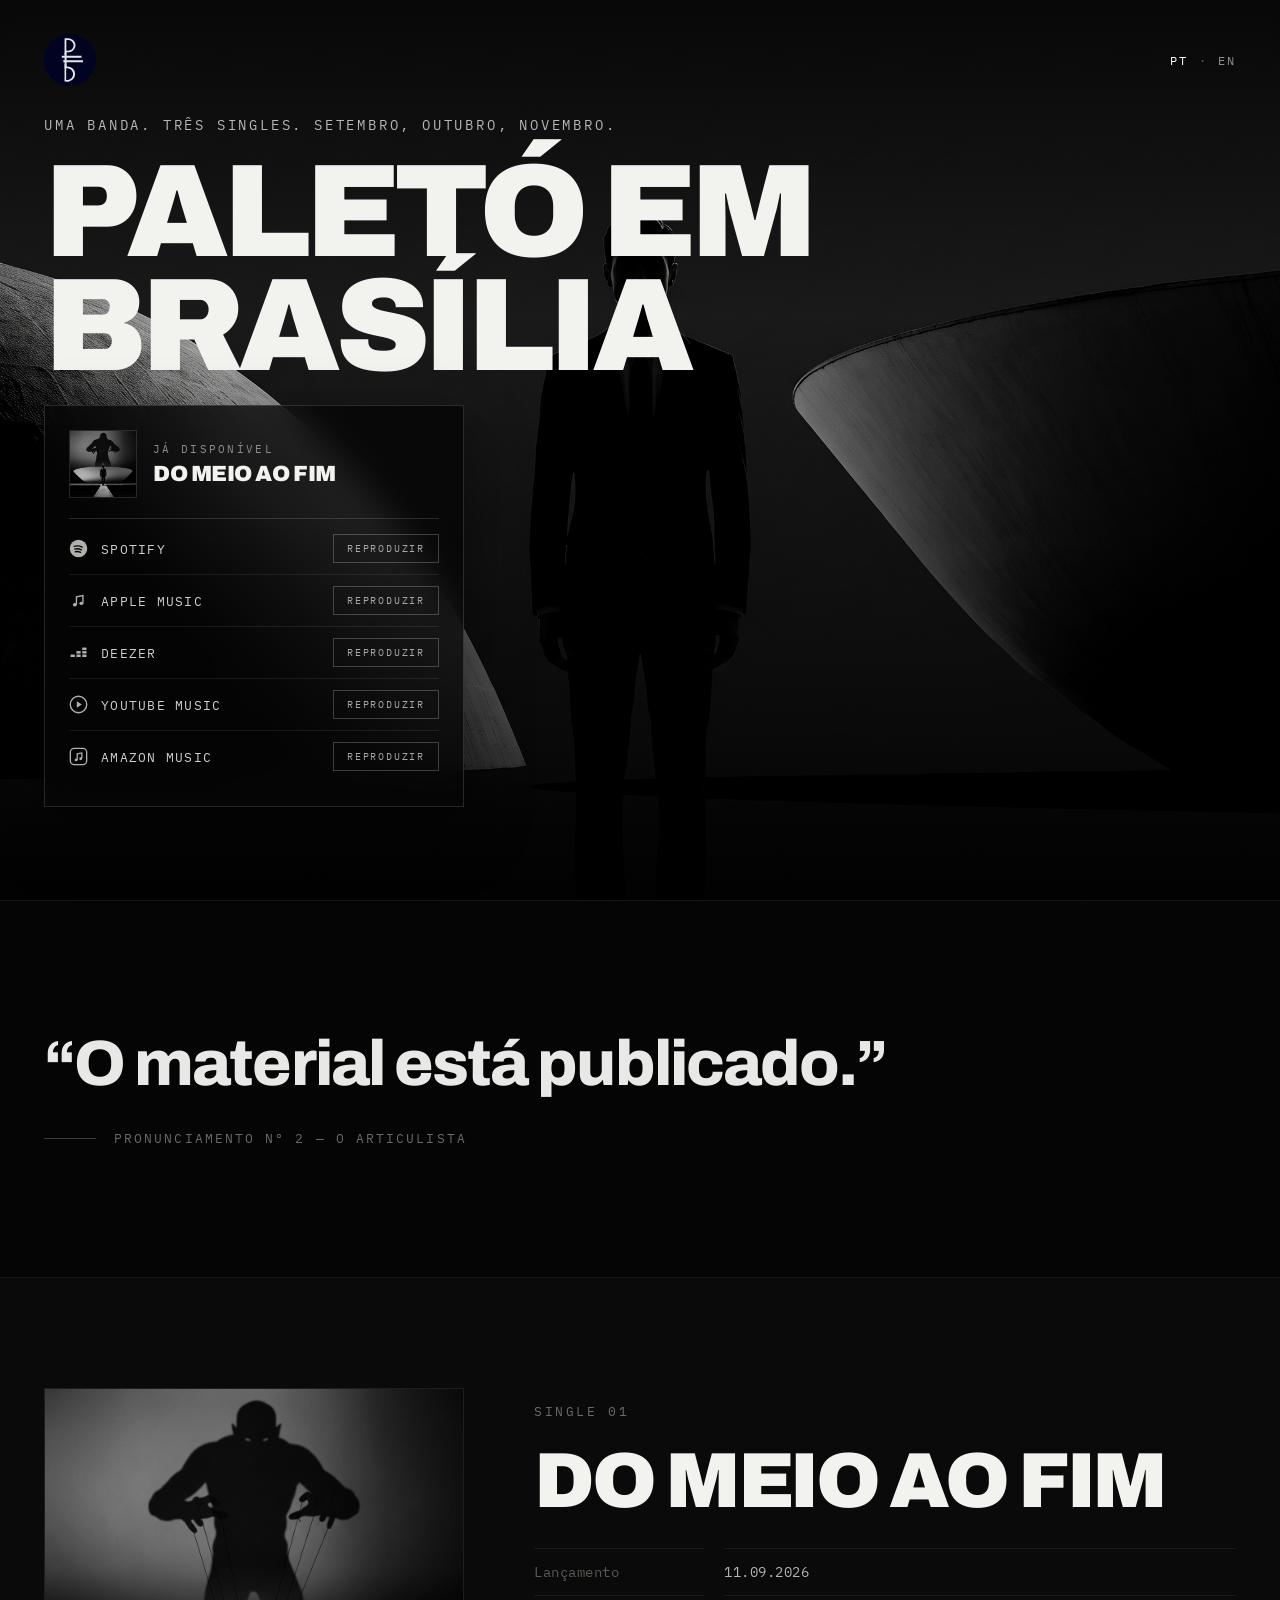
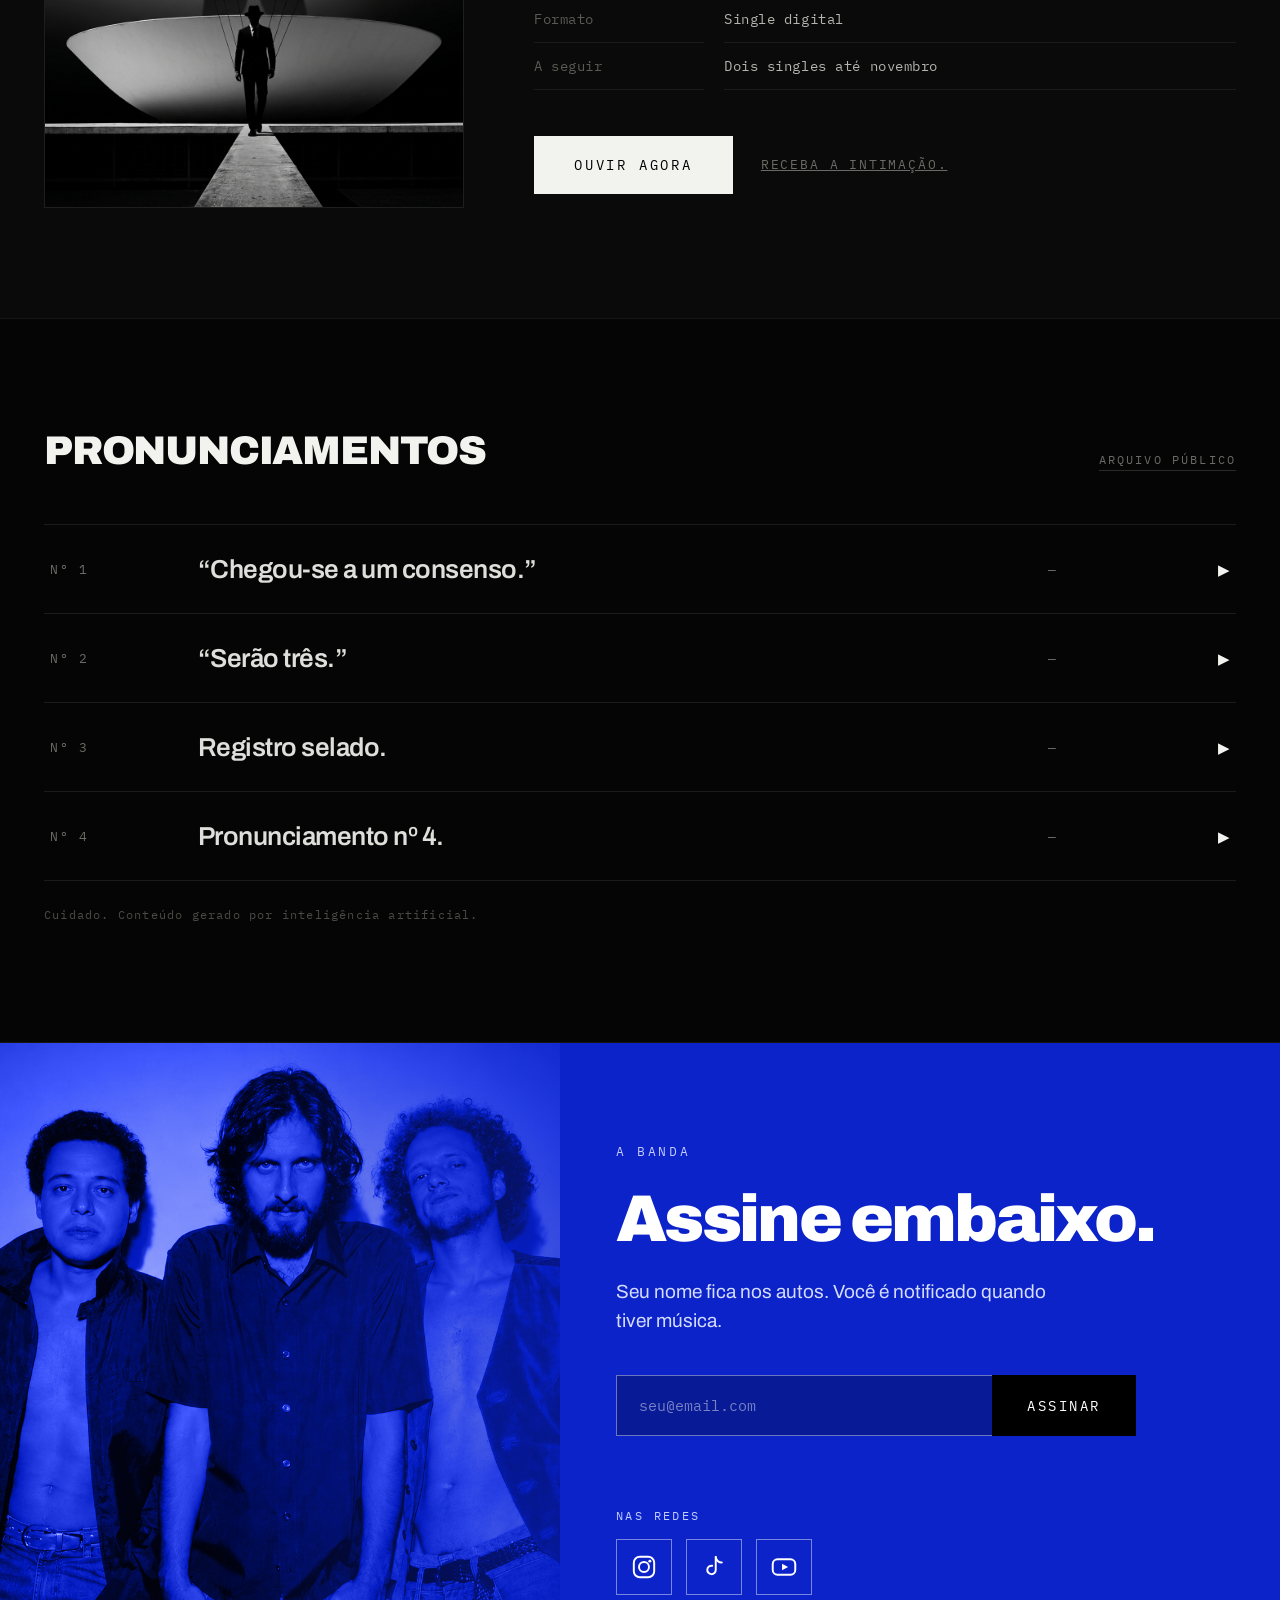
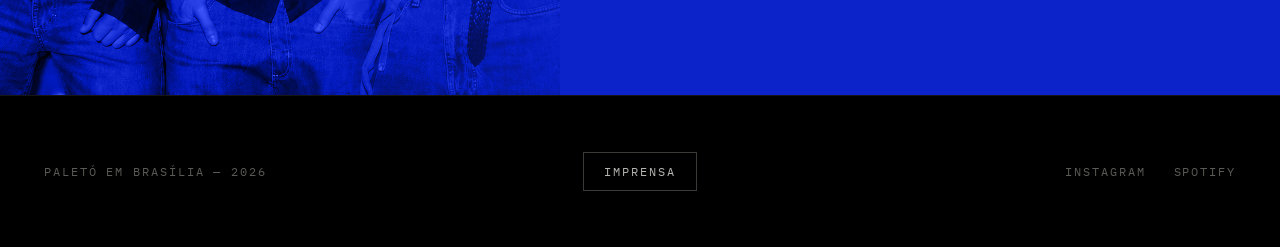
<file: site/index.html>
<!DOCTYPE html>
<html lang="pt-BR">
<head>
<meta charset="utf-8">
<meta name="viewport" content="width=device-width, initial-scale=1">
<title>Paletó em Brasília</title>
<meta name="description" content="Paletó em Brasília — uma banda. três singles. setembro, outubro, novembro.">
<link rel="icon" href="favicon.svg" type="image/svg+xml">
<link rel="icon" href="favicon-32.png" sizes="32x32" type="image/png">
<link rel="apple-touch-icon" href="apple-touch-icon.png">
<meta name="theme-color" content="#000000">
<link rel="preconnect" href="https://fonts.googleapis.com">
<link rel="preconnect" href="https://fonts.gstatic.com" crossorigin>
<link href="https://fonts.googleapis.com/css2?family=Archivo:wght@400;600;800;900&family=IBM+Plex+Mono:wght@400;500&display=swap" rel="stylesheet">
<link rel="stylesheet" href="css/style.css">
</head>
<body>

<div style="position:relative; background:#000">

  <!-- HERO -->
  <div class="hero">
    <img class="hero-bg" src="img/noir-7.jpeg" alt="">
    <div class="hero-gradient"></div>

    <div class="hero-content">
      <div class="topbar">
        <a class="brand" href="/" aria-label="Paletó em Brasília">
          <img class="brand-mark" src="img/simbolo-circulo.svg" alt="" width="1509" height="1509">
        </a>
        <div class="lang-switch">
          <button class="lang-btn" data-lang-btn="pt" type="button">PT</button>
          <span style="color:rgba(255,255,255,.3)">·</span>
          <button class="lang-btn" data-lang-btn="en" type="button">EN</button>
        </div>
      </div>


      <div class="hero-bottom">
        <div class="hero-kicker" data-edit="hero.kicker" data-pt="UMA BANDA. TRÊS SINGLES. SETEMBRO, OUTUBRO, NOVEMBRO." data-en="One band. Three singles. September, October, November."></div>
        <h1 class="hero-title">Paletó em Brasília</h1>

        <aside class="release-box" data-release hidden>
          <div class="release-box-head">
            <img class="release-box-capa" data-release-capa src="" alt="">
            <div class="release-box-id">
              <span class="release-box-tag" data-edit="release.tag" data-pt="Já disponível" data-en="Out now"></span>
              <span class="release-box-titulo" data-release-titulo></span>
            </div>
          </div>
          <div class="release-box-lista" data-release-links></div>
        </aside>


      </div>
    </div>
  </div>

  <!-- FALA DO ARTICULISTA -->
  <div class="statement">
    <div class="statement-inner">
      <p class="statement-quote" data-fase="presave" hidden data-edit="articulista.presave" data-pt="&ldquo;Confirmo que existe um material.&rdquo;" data-en="&ldquo;I confirm that a material exists.&rdquo;"></p>
      <p class="statement-quote" data-fase="streaming" hidden data-edit="articulista.streaming" data-pt="&ldquo;O material está publicado.&rdquo;" data-en="&ldquo;The material is published.&rdquo;"></p>
      <div class="statement-meta">
        <span class="statement-line"></span>
        <span data-edit="articulista.assinatura" data-pt="Pronunciamento nº 2 — o Articulista" data-en="Statement no. 2 — the Articulator"></span>
      </div>
    </div>
  </div>

  <!-- SINGLE -->
  <div class="single">
    <img class="single-cover" src="img/capa-do-meio-ao-fim.jpg" alt="Capa do single" data-single-capa>
    <div class="single-info">
      <div class="single-kicker" data-single-numero>Single 01</div>
      <h2 class="single-title" data-single-titulo>Do meio ao fim</h2>
      <div class="single-facts">
        <span class="fact-label" data-edit="single.rotulo.lancamento" data-pt="Lançamento" data-en="Release"></span>
        <span class="fact-value" data-single-data>11.09.2026</span>
        <span class="fact-label" data-edit="single.rotulo.formato" data-pt="Formato" data-en="Format"></span>
        <span class="fact-value" data-single-formato data-pt="Single digital" data-en="Digital single"></span>
        <span class="fact-label last" data-edit="single.rotulo.aseguir" data-pt="A seguir" data-en="Next"></span>
        <span class="fact-value last" data-single-aseguir data-pt="Dois singles até novembro" data-en="Two more singles until November"></span>
      </div>
      <div class="single-actions">
        <a class="btn-solid" data-release-cta data-fase="streaming" hidden target="_blank" rel="noopener">
          <span data-edit="single.cta.ouvir" data-pt="Ouvir agora" data-en="Listen now"></span>
        </a>
        <button class="btn-solid" type="button" data-open-intimacao data-fase="presave" hidden>
          <span data-pt="Receba a intimação." data-en="Receive the summons."></span>
        </button>
        <button class="btn-text" type="button" data-open-intimacao data-fase="streaming" hidden>
          <span data-pt="Receba a intimação." data-en="Receive the summons."></span>
        </button>
      </div>
    </div>
  </div>

  <!-- ARQUIVO -->
  <div class="archive" data-section="arquivo">
    <div class="archive-header">
      <h3 class="archive-title" data-edit="arquivo.titulo" data-pt="Pronunciamentos" data-en="Statements"></h3>
      <a class="archive-tag archive-channel" data-youtube-channel target="_blank" rel="noopener" data-edit="arquivo.tag" data-pt="Arquivo público" data-en="Public archive"></a>
    </div>

    <div class="archive-list" data-archive-list></div>

    <p class="archive-disclaimer" data-edit="arquivo.aviso" data-pt="Cuidado. Conteúdo gerado por inteligência artificial." data-en="Caution. Content generated by artificial intelligence."></p>
  </div>

  <!-- AZUL: A BANDA + E-MAIL -->
  <div class="band">
    <div class="band-photo-wrap">
      <img class="band-photo" src="img/banda.png" alt="Paletó em Brasília">
      <div class="band-photo-overlay"></div>
    </div>
    <div class="band-content">
      <div class="band-kicker" data-edit="banda.kicker" data-pt="A banda" data-en="The band"></div>
      <h3 class="band-title" data-edit="banda.titulo" data-pt="Assine embaixo." data-en="Sign below."></h3>
      <p class="band-desc" data-edit="banda.desc" data-pt="Seu nome fica nos autos. Você é notificado quando tiver música." data-en="Your name goes on the record. You are notified when there is music — nothing else."></p>
      <form class="signup-form" data-signup-form novalidate>
        <div class="email-row">
          <input class="email-input" type="email" required placeholder="seu@email.com" autocomplete="email">
          <button class="email-submit" type="submit">
            <span data-edit="banda.botao" data-pt="Assinar" data-en="Sign"></span>
          </button>
        </div>
        <div class="form-msg" data-signup-msg></div>
      </form>
      <!-- Redes. Os href saem do config (links.*); o JS esconde o que estiver
           sem link. Glifos simplificados, não as marcas oficiais. -->
      <div class="social" data-social-lista>
        <span class="social-label" data-edit="banda.redes" data-pt="Nas redes" data-en="Follow"></span>
        <div class="social-icones">
          <a class="social-item" data-social="instagram" href="#" target="_blank" rel="noopener" aria-label="Instagram">
            <svg class="social-icone" viewBox="0 0 24 24" fill="none" aria-hidden="true">
              <rect x="2.6" y="2.6" width="18.8" height="18.8" rx="5.5" stroke="currentColor" stroke-width="1.8"/>
              <circle cx="12" cy="12" r="4.6" stroke="currentColor" stroke-width="1.8"/>
              <circle cx="17.4" cy="6.6" r="1.35" fill="currentColor"/>
            </svg>
          </a>
          <a class="social-item" data-social="tiktok" href="#" target="_blank" rel="noopener" aria-label="TikTok">
            <svg class="social-icone" viewBox="0 0 24 24" fill="none" aria-hidden="true">
              <path d="M13.6 2.7v12a3.9 3.9 0 1 1-3.3-3.85" stroke="currentColor" stroke-width="1.8" stroke-linecap="round" stroke-linejoin="round"/>
              <path d="M13.6 2.7a5.6 5.6 0 0 0 5.6 5.2" stroke="currentColor" stroke-width="1.8" stroke-linecap="round"/>
            </svg>
          </a>
          <a class="social-item" data-social="youtube" href="#" target="_blank" rel="noopener" aria-label="YouTube">
            <svg class="social-icone" viewBox="0 0 24 24" fill="none" aria-hidden="true">
              <rect x="1.6" y="4.9" width="20.8" height="14.2" rx="4.4" stroke="currentColor" stroke-width="1.8"/>
              <path d="M10.2 8.9l5.6 3.1-5.6 3.1z" fill="currentColor"/>
            </svg>
          </a>
        </div>
      </div>
    </div>
  </div>

  <!-- FOOTER -->
  <div class="footer">
    <span class="footer-copy">Paletó em Brasília — 2026</span>
    <a class="footer-press" data-press-link data-edit="rodape.imprensa" data-pt="imprensa" data-en="press"></a>
    <div class="footer-links">
      <a data-instagram-link>Instagram</a>
      <a data-presave-link>Spotify</a>
    </div>
  </div>

  <!-- OUVIR: seletor de plataformas, sem sair do site -->
  <div class="modal-overlay" data-ouvir-overlay hidden>
    <div class="ouvir-box">
      <button class="modal-close" type="button" data-ouvir-close>✕</button>
      <div class="ouvir-capa">
        <img src="img/capa-do-meio-ao-fim.jpg" alt="">
      </div>
      <div class="ouvir-conteudo">
        <div class="ouvir-banda">Paletó em Brasília</div>
        <h4 class="ouvir-titulo" data-ouvir-titulo></h4>
        <div class="ouvir-label" data-edit="ouvir.label" data-pt="Ouvir em" data-en="Listen on"></div>
        <div class="ouvir-lista" data-ouvir-lista></div>
      </div>
    </div>
  </div>

  <!-- FLUXO: RECEBA A INTIMAÇÃO -->
  <div class="modal-overlay" data-modal-overlay hidden>
    <div class="modal-box" data-modal-box>
      <button class="modal-close" type="button" data-close-intimacao>✕</button>

      <!-- ETAPA 1: E-MAIL -->
      <div class="modal-step" data-step="email">
        <div class="modal-kicker" data-edit="fluxo.kicker" data-pt="Intimação nº 001/2026 — etapa 1 de 2" data-en="Summons no. 001/2026 — step 1 of 2"></div>
        <h4 class="modal-title" data-edit="fluxo.titulo" data-pt="Primeiro, o seu e-mail." data-en="First, your e-mail."></h4>
        <p class="modal-body-text" data-edit="fluxo.apoio" data-pt="Não custa nada." data-en="Two steps. This one is painless."></p>
        <form class="modal-form" data-intimacao-email-form novalidate>
          <div class="email-row">
            <input class="email-input" type="email" required placeholder="seu@email.com" autocomplete="email">
            <button class="email-submit" type="submit">
              <span data-edit="fluxo.botao" data-pt="Prosseguir" data-en="Proceed"></span>
            </button>
          </div>
        </form>
      </div>

      <!-- ETAPA 2: PRÉ-SAVE (NOIR / ARTICULISTA) -->
      <div class="modal-step-presave" data-step="presave" hidden>
        <div class="presave-photo-wrap">
          <img class="presave-photo" src="img/articulista-gabinete.jpg" alt="O Articulista">
          <div class="presave-photo-overlay"></div>
        </div>
        <div class="presave-content">
          <!-- Fase "presave": o single ainda vai sair -->
          <div class="presave-fase" data-fase="presave" hidden>
            <h4 class="presave-title" data-edit="fluxo.presave.titulo" data-pt="Perfeito. Só mais uma coisa..." data-en="An understanding has been reached."></h4>
            <p class="presave-text" data-edit="fluxo.presave.p1" data-pt="&nbsp;Um segundo gesto bondoso é requerido da sua parte. Chamam de &quot;pré-save&quot;. Eu chamo de &lt;i&gt;sentar-se à mesa&lt;/i&gt;." data-en="My friends. It came to my attention that your e-mail was recorded, and I want you to know this was noted with great sensibility, at the highest level. Now a second gesture is required of you — small, almost nothing, twenty seconds, no more. They call it &ldquo;pre-save.&rdquo; I call it the sitting of the table."></p>
            <p class="presave-text" data-edit="fluxo.presave.p2" data-pt="Funciona assim: você autoriza, no seu próprio streaming, um aplicativo que jamais ouviu falar antes. Isso não foi articulação minha. Mas posso lhe dizer, com a autoridade moral que o momento exige, que é para o bem do processo geral." data-en="It works like this: you authorise, on your own streaming service, an application you have never heard of before. This was not my design. But I can tell you, with the moral authority the moment demands, that it is for the good of the process."></p>
          </div>

          <!-- Fase "streaming": o single já está no ar -->
          <div class="presave-fase" data-fase="streaming" hidden>
            <h4 class="presave-title" data-edit="fluxo.streaming.titulo" data-pt="Perfeito. Agora a parte boa." data-en="Perfect. Now the good part."></h4>
            <p class="presave-text" data-edit="fluxo.streaming.p1" data-pt="&nbsp;Comunico que o material se encontra publicado e disponível em todas as plataformas. Nenhuma autorização lhe é exigida desta vez. Basta apertar." data-en="I hereby communicate that the material is published and available on every platform. No authorisation is required of you this time. You need only press."></p>
            <p class="presave-text" data-edit="fluxo.streaming.p2" data-pt="O que se faz a partir daqui é de foro íntimo: ouvir uma vez, ouvir dez, ou repassar a terceiros. Registro apenas que o processo corre bem quando se repassa a terceiros." data-en="What you do from here is a private matter: listen once, listen ten times, or pass it on. I note only that the process runs well when it is passed on."></p>
          </div>

          <div class="presave-actions">
            <a class="btn-presave" data-presave-cta target="_blank" rel="noopener">
              <span class="presave-fase" data-fase="presave" data-edit="fluxo.presave.cta" data-pt="Sentar à mesa" data-en="Sit at the table" hidden></span>
              <span class="presave-fase" data-fase="streaming" data-pt="Ouvir agora" data-en="Listen now" hidden></span>
            </a>
            <button class="btn-text" type="button" data-close-intimacao>
              <span data-edit="fluxo.recusa" data-pt="Retirar a tratativa" data-en="Withdraw the negotiation"></span>
            </button>
          </div>
        </div>
      </div>

      <!-- ETAPA 3: FIM -->
      <div class="modal-step-fim" data-step="fim" hidden>
        <div class="modal-kicker" data-edit="fluxo.fim.kicker" data-pt="Processo encerrado" data-en="Case closed"></div>
        <h4 class="modal-title" data-edit="fluxo.fim.titulo" data-pt="Intimação cumprida." data-en="Summons complied with."></h4>
        <p class="modal-body-text presave-fase" style="max-width:44ch" data-fase="presave" hidden data-edit="fluxo.fim.presave" data-pt="Seu nome está nos autos. Nada mais será exigido de você até o lançamento." data-en="Your name is on the record. Nothing else will be asked of you until release day."></p>
        <p class="modal-body-text presave-fase" style="max-width:44ch" data-fase="streaming" hidden data-edit="fluxo.fim.streaming" data-pt="Seu nome está nos autos. Você será notificado no próximo lançamento." data-en="Your name is on the record. You will be notified at the next release."></p>
        <button class="btn-solid-alt" type="button" data-close-intimacao>
          <span data-edit="fluxo.fim.botao" data-pt="Encerrar" data-en="Close"></span>
        </button>
      </div>
    </div>
  </div>

</div>

<!-- iframe oculto: destino do POST ao MailerLite, mantém o usuário na página -->
<iframe name="ml-target" style="display:none" title="" aria-hidden="true"></iframe>

<script src="js/config.js"></script>
<script src="js/app.js"></script>
</body>
</html>
</file>
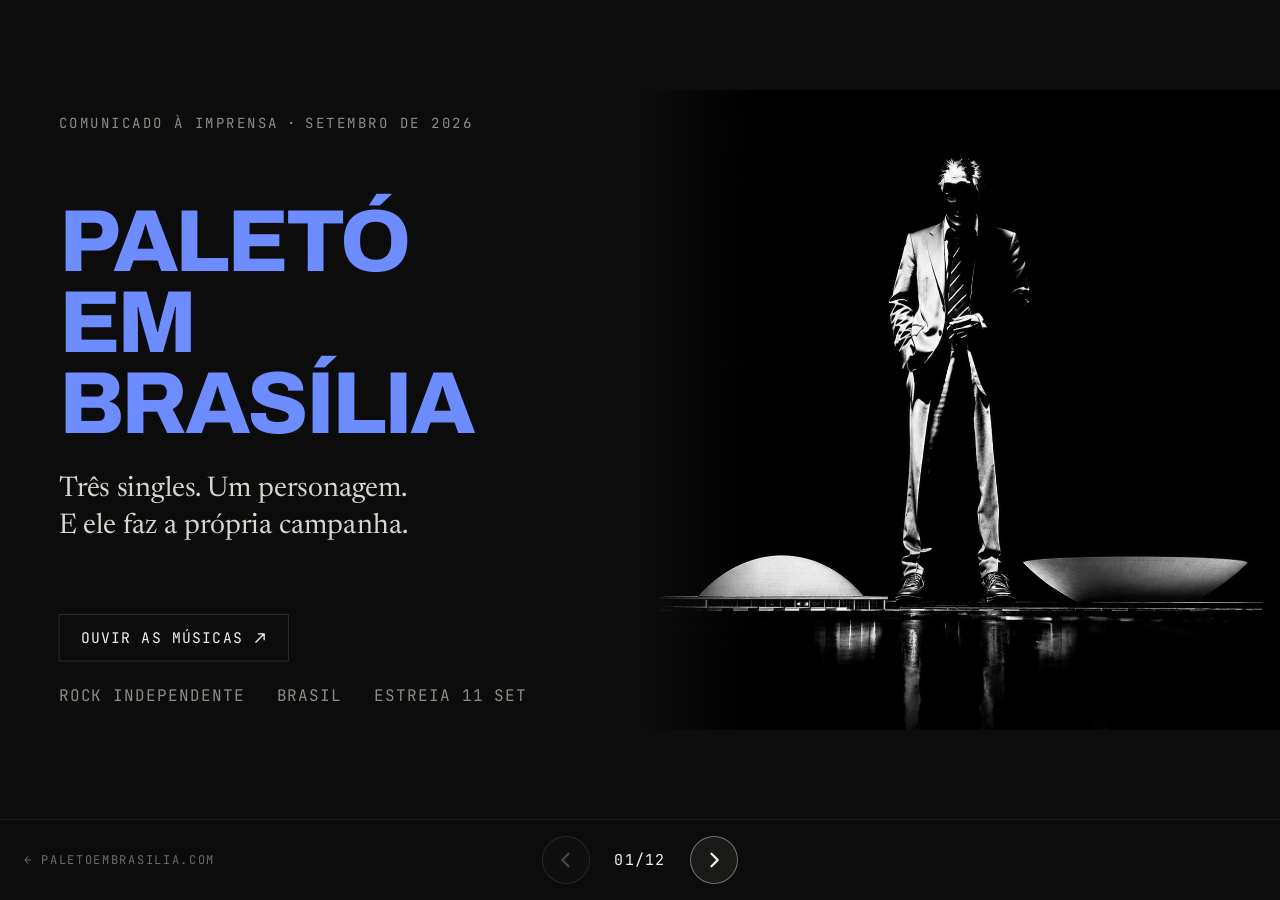
<file: site/imprensa.html>
<!DOCTYPE html>
<html lang="pt-BR">
<head>
<meta charset="utf-8">
<meta name="viewport" content="width=device-width, initial-scale=1">
<title>Paletó em Brasília — Apresentação</title>
<meta name="description" content="Material de apresentação para parceiros e imprensa — Paletó em Brasília, EP conceitual em três singles.">
<link rel="preconnect" href="https://fonts.googleapis.com">
<link rel="preconnect" href="https://fonts.gstatic.com" crossorigin>
<link href="https://fonts.googleapis.com/css2?family=Archivo:wght@400;600;700;800&family=Newsreader:ital,opsz,wght@0,6..72,300;0,6..72,400;1,6..72,300&family=JetBrains+Mono:wght@400;500&display=swap" rel="stylesheet">
<link rel="stylesheet" href="css/imprensa.css">
</head>
<body>

<div class="deck" data-deck>

  <div class="deck-viewport" data-deck-viewport>
    <div class="deck-stage" data-deck-stage>

      <!-- 01 — Capa -->
      <section class="slide slide-cover" data-slide>
        <div class="cover-text">
          <div class="mono label label-dark cover-top"><span>Comunicado à imprensa</span><span class="cover-top-sep">·</span><span>SETEMBRO DE 2026</span></div>
          <div>
            <h1 data-edit="s01.h11" class="cover-title">Paletó<br>em<br>Brasília</h1>
            <p data-edit="s01.p1" class="cover-sub">Três singles. Um personagem. <br>E ele faz a própria campanha.</p>
          </div>
          <div class="cover-bottom">
            <a class="btn-outline mono" href="https://drive.google.com/drive/folders/1S6MQP38HEDu4IMY_kK7kaACUNkb2NfUt?usp=sharing" target="_blank" rel="noopener">
              <span>Ouvir as músicas</span>
              <svg viewBox="0 0 16 16" fill="none" stroke="currentColor" stroke-width="1.6" stroke-linecap="round" stroke-linejoin="round" aria-hidden="true"><path d="M6 3h7v7M13 3L3 13"/></svg>
            </a>
            <div class="cover-tags mono">
              <span>Rock independente</span><span>BRASIL</span><span>Estreia 11 SET</span>
            </div>
          </div>
        </div>
        <div class="cover-art">
          <img src="img/imprensa/simbolo.png" alt="Homem de paletó entre as duas cúpulas do Congresso Nacional — capa do EP">
          <div class="cover-art-fade"></div>
        </div>
      </section>

      <!-- 02 — Em três linhas -->
      <section class="slide slide-paper slide-lines" data-slide>
        <div class="mono label label-light">01 — Em três linhas</div>
        <h2 data-edit="s02.h21" class="headline">Banda Paletó em Brasília lança EP conceitual durante as eleições</h2>
        <div class="lines">
          <p data-edit="s02.p1">Três músicas formam um arco: um político é acusado, se defende com orgulho e termina virando produto de prateleira.</p>
          <p data-edit="s02.p2">Esse político existe. Chama-se <strong>O Articulista</strong>, e é ele quem conduz o lançamento — como se fosse a candidatura dele.</p>
          <p data-edit="s02.p3">A campanha dele termina na própria humilhação, no terceiro single.</p>
        </div>
        <div class="signature mono">
          <span class="rule"></span>Paletó em Brasília
        </div>
      </section>

      <!-- 03 — As músicas -->
      <section class="slide slide-dark slide-songs" data-slide>
        <div class="songs-heading">
          <div class="mono label label-dark">03 — As músicas</div>
          <a class="btn-outline mono" href="https://drive.google.com/drive/folders/1S6MQP38HEDu4IMY_kK7kaACUNkb2NfUt?usp=sharing" target="_blank" rel="noopener">
            <span>Baixar músicas</span>
            <svg viewBox="0 0 16 16" fill="none" stroke="currentColor" stroke-width="1.6" stroke-linecap="round" stroke-linejoin="round" aria-hidden="true"><path d="M6 3h7v7M13 3L3 13"/></svg>
          </a>
        </div>
        <div class="songs-grid">
          <div class="song">
            <div class="song-num">I</div>
            <h3 data-edit="s03.h31">Do meio ao fim</h3>
            <p data-edit="s03.p1">Ele é acusado de longe. Ataca a classe política inteira: hipocrisia, demagogia, a festa da democracia.</p>
            <div class="song-meta mono">Autor: Manga Paludetto<br>Masterizada</div>
          </div>
          <div class="song">
            <div class="song-num">II</div>
            <h3 data-edit="s03.h32">E o Brasil não diz nada</h3>
            <p data-edit="s03.p2">Ele toma a palavra em primeira pessoa e se gaba da própria impunidade. O nome da banda aparece dentro da letra, na voz dele.</p>
            <div class="song-meta mono">Autor: Juan Carlos Wallace Cuéllar<br>Rough mix disponível</div>
          </div>
          <div class="song">
            <div class="song-num">III</div>
            <h3 data-edit="s03.h33">Garoto Propaganda</h3>
            <p data-edit="s03.p3">Ele vira produto, rebaixado a mercadoria de prateleira. Crítica de consumo e publicidade: a menos datada das três.</p>
            <div class="song-meta mono">Autor: Gabriel Pessoa e Beto Rando<br>Em finalização</div>
          </div>
        </div>
      </section>

      <!-- 04 — O que buscamos -->
      <section class="slide slide-split" data-slide>
        <div class="split-col split-col-dark">
          <div class="mono label label-dark">04 — O que buscamos</div>
          <h2 data-edit="s04.h21" class="headline headline-tight">Relacionamento<br>com imprensa<br>e curadoria</h2>
          <p data-edit="s04.p1" class="lede">Buscamos veiculação em portais de música, curadores de playlist e podcasts de rock independente brasileiro.</p>
        </div>
        <div class="split-col split-col-paper">
          <div class="mono label label-accent">Situação atual, sem maquiagem</div>
          <ul class="numbered-list">
            <li data-edit="s04.li1"><span class="mono num">01</span><span>Instagram reativado há poucas semanas, com base pequena.</span></li>
            <li data-edit="s04.li2"><span class="mono num">02</span><span>Nenhuma presença no Spotify até a estreia de 11 de setembro.</span></li>
            <li data-edit="s04.li3"><span class="mono num">03</span><span>Sem perspectiva de shows no momento.</span></li>
            <li data-edit="s04.li4"><span class="mono num">04</span><span>Não temos verba para assessoria. Buscamos por parcerias ou permutas. No entanto, algum recurso pode ser levantado dependendo do caso.</span></li>
          </ul>
          <p data-edit="s04.p2" class="callout">Preferimos dizer isso agora a descobrir depois de três reuniões.</p>
        </div>
      </section>

      <!-- 05 — Calendário -->
      <section class="slide slide-paper slide-calendar" data-slide>
        <div class="mono label label-light">05 — Calendário</div>
        <div class="timeline">
          <div class="timeline-rule"></div>
          <div class="timeline-item">
            <div class="mono timeline-date">11 SET</div>
            <div class="timeline-dot"><span></span></div>
            <h3 data-edit="s05.h31">Do meio ao fim</h3>
            <p data-edit="s05.p1">Single 1. Entregue à distribuidora, data marcada.</p>
          </div>
          <div class="timeline-item timeline-item-accent">
            <div class="mono timeline-date">25 SET</div>
            <div class="timeline-dot"><span></span></div>
            <h3 data-edit="s05.h32">E o Brasil não diz nada</h3>
            <p data-edit="s05.p2">Single 2, na semana anterior ao 1º turno.</p>
          </div>
          <div class="timeline-item">
            <div class="mono timeline-date">NOV</div>
            <div class="timeline-dot"><span></span></div>
            <h3 data-edit="s05.h33">Garoto Propaganda</h3>
            <p data-edit="s05.p3">Single 3, durante o 2º turno.</p>
          </div>
          <div class="timeline-item">
            <div class="mono timeline-date">DEZ / JAN</div>
            <div class="timeline-dot"><span></span></div>
            <h3 data-edit="s05.h34">EP completo</h3>
            <p data-edit="s05.p4">As três reunidas, com o arco fechado.</p>
          </div>
        </div>
        <p data-edit="s05.p5" class="footnote">A data do segundo single é deliberada: uma música cujo refrão acusa o país de engolir calado, lançada no momento em que o país vota.</p>
      </section>

      <!-- 06 — Ganchos de pauta -->
      <section class="slide slide-dark slide-hooks" data-slide>
        <div class="hooks-heading">
          <div class="mono label label-dark">06 — Ganchos</div>
          <h2 data-edit="s06.h21" class="headline headline-inline">Ângulos de pauta</h2>
        </div>
        <div class="hooks-list">
          <div class="hook"><span class="mono num">01</span><p data-edit="s06.p1">Um single lançado na semana anterior ao primeiro turno, com um refrão que acusa o país de engolir calado.</p></div>
          <div class="hook"><span class="mono num">02</span><p data-edit="s06.p2">Uma banda paulistana da cena independente dos anos 2000 que reaparece — e apresenta o personagem antes de apresentar a música.</p></div>
          <div class="hook"><span class="mono num">03</span><p data-edit="s06.p3">Um lançamento conduzido por um político ficcional que faz campanha para si mesmo: a máquina de comunicação política satirizando a si própria.</p></div>
          <div class="hook"><span class="mono num">04</span><p data-edit="s06.p4">Satírica sem ser partidária, em ano eleitoral: um alvo que não é um lado.</p></div>
          <div class="hook hook-last"><span class="mono num">05</span><p data-edit="s06.p5">Imagem gerada por IA usada como recurso estético declarado, com rosto nunca humano — e rotulada em todas as peças.</p></div>
        </div>
      </section>

      <!-- 07 — O que está pronto -->
      <section class="slide slide-split slide-ready" data-slide>
        <div class="split-col split-col-paper">
          <div class="mono label label-light">07 — O que já está pronto</div>
          <ul class="check-list">
            <li data-edit="s07.li1"><span class="check">✓</span><span>Conceito, personagem e documento de diretrizes de tom de voz</span></li>
            <li data-edit="s07.li2"><span class="check">✓</span><span>Roteiros dos 06 dos primeiros pronunciamentos, escritos</span></li>
            <li data-edit="s07.li3"><span class="check">✓</span><span>Identidade visual completa, material gráfico e website no ar.</span></li>
            <li data-edit="s07.li4"><span class="check">✓</span><span>Capas dos três singles</span></li>
            <li data-edit="s07.li5"><span class="check">✓</span><span>Distribuição e pitch para playlists</span></li>
            <li data-edit="s07.li6"><span class="check">✓</span><span>Primeiro single pronto, com data marcada</span></li>
          </ul>
        </div>
        <div class="split-art">
          <img src="img/imprensa/prateleira.jpeg" alt="Homem de paletó exposto em nicho de concreto">
        </div>
      </section>

      <!-- 08 — Quem faz -->
      <section class="slide slide-dark slide-portrait slide-team" data-slide>
        <div class="portrait-art">
          <img src="img/banda.png" alt="Os três integrantes da banda">
          <div class="portrait-art-fade"></div>
        </div>
        <div class="portrait-text">
          <div class="mono label label-dark">08 — Quem faz</div>
          <h2 data-edit="s08.h21" class="headline headline-tight">Paletó em Brasília</h2>
          <p data-edit="s08.p1" class="lede">Formada por JC Wallace, Gabriel Pessoa e Manga Paludetto, a banda esteve ativa durante os anos 2000 e retoma os trabalhos agora. Não há interesse em contar a história passada da banda nesse momento. O foco é no lançamento atual.</p>
          <p data-edit="s08.p2" class="lede">A aposta desta fase é digital, e o projeto foi desenhado para funcionar assim.</p>
          <div class="btn-row">
            <a class="btn-outline mono" href="https://drive.google.com/file/d/1lkp9l6Ki236glO0_FF_FS4HrWTtAa_YP/view?usp=sharing" target="_blank" rel="noopener">
              <span>Ver release completo</span>
              <svg viewBox="0 0 16 16" fill="none" stroke="currentColor" stroke-width="1.6" stroke-linecap="round" stroke-linejoin="round" aria-hidden="true"><path d="M6 3h7v7M13 3L3 13"/></svg>
            </a>
          </div>
        </div>
      </section>

      <!-- 09 — O Articulista -->
      <section class="slide slide-dark slide-portrait" data-slide>
        <div class="portrait-art">
          <img src="img/imprensa/marionete.jpeg" alt="Homem de paletó como marionete diante da cúpula">
          <div class="portrait-art-fade"></div>
        </div>
        <div class="portrait-text">
          <div class="mono label label-dark">09 — O personagem</div>
          <h2 data-edit="s09.h21" class="headline">O Articulista</h2>
          <p data-edit="s09.p1" class="lede">Ele publica pronunciamentos em vídeo, agradece apoios que ninguém deu, divulga números que ninguém consegue verificar e trata os três singles como tratativas em andamento.</p>
          <p data-edit="s09.p2" class="lede">Nunca usa as palavras banda, música ou lançamento. Nunca sai do personagem.</p>
          <p data-edit="s09.p3" class="pullquote">A banda nunca o endossa e nunca responde a ele.</p>
        </div>
      </section>

      <!-- 10 — Identidade visual -->
      <section class="slide slide-dark slide-identity" data-slide>
        <div class="identity-header">
          <div class="mono label label-dark">10 — Identidade visual</div>
          <p data-edit="s10.p1" class="identity-copy">Preto e branco, alto contraste, espaço negativo. O homem de paletó ocupa o lugar dos edifícios do Congresso Nacional — as duas cúpulas funcionam como moldura. O símbolo é o mesmo personagem das músicas, em silêncio. <strong>O Articulista é o que acontece quando ele abre a boca.</strong></p>
        </div>
        <div class="identity-grid">
          <div class="identity-cell identity-cell-symbol">
            <img src="img/imprensa/simbolo.png" alt="Capa do EP: homem de paletó entre as duas cúpulas do Congresso">
            <div class="mono identity-caption">Capa do EP</div>
          </div>
          <div class="identity-cell"><img src="img/imprensa/marionete.jpeg" alt="Marionete diante da cúpula"></div>
          <div class="identity-cell"><img src="img/imprensa/gabinete.jpeg" alt="O Articulista no gabinete" class="identity-img-gabinete"></div>
        </div>
      </section>

      <!-- 11 — Release -->
      <section class="slide slide-paper slide-release" data-slide>
        <div class="hooks-heading">
          <div class="mono label label-light">11 — Release</div>
          <h2 data-edit="s11.h21" class="headline headline-inline">Pronto para copiar</h2>
        </div>
        <blockquote class="release-quote">Paletó em Brasília, banda de rock independente de São Paulo, volta com três singles conduzidos por um personagem: O Articulista, um político ficcional que trata o lançamento como se fosse a própria candidatura. A trilogia começa em 11 de setembro com <em>Do meio ao fim</em>, passa por <em>E o Brasil não diz nada</em> na semana anterior ao primeiro turno e termina com <em>Garoto Propaganda</em>, quando o personagem é rebaixado a mercadoria de prateleira. A sátira não tem partido: o alvo é a classe política inteira.</blockquote>
        <div class="release-facts mono">
          <span>Gênero: rock independente</span><span>Origem: São Paulo</span><span>Formato: três singles + EP</span>
        </div>
      </section>

      <!-- 12 — Contato -->
      <section class="slide slide-dark slide-contact" data-slide>
        <div class="contact-text">
          <div class="mono label label-dark">12 — Contato</div>
          <div class="contact-body">
            <h2 data-edit="s12.h21" class="headline">Gabriel<br>Pessoa</h2>
            <div class="contact-links">
              <a href="mailto:lembramento@gmail.com">lembramento@gmail.com</a>
              <span>31 99301-5072</span>
              <a href="http://www.paletoembrasilia.com.br" target="_blank" rel="noopener">paletoembrasilia.com.br</a>
              <a href="https://www.instagram.com/paletoembrasilia" target="_blank" rel="noopener">instagram.com/paletoembrasilia</a>
              <a href="https://www.tiktok.com/@paleto.brasilia" target="_blank" rel="noopener">tiktok.com/@paleto.brasilia</a>
              <a href="https://www.youtube.com/@paletoembrasilia.oficial" target="_blank" rel="noopener">youtube.com/@paletoembrasilia.oficial</a>
            </div>
            <div class="btn-row">
              <a class="btn-outline mono" href="imprensa.pdf" download>
                <span>Baixar apresentação</span>
                <svg viewBox="0 0 16 16" fill="none" stroke="currentColor" stroke-width="1.6" stroke-linecap="round" stroke-linejoin="round" aria-hidden="true"><path d="M8 2v8m0 0L5 7m3 3l3-3M3 12v1.5A1.5 1.5 0 0 0 4.5 15h7a1.5 1.5 0 0 0 1.5-1.5V12"/></svg>
              </a>
              <a class="btn-outline mono" href="https://drive.google.com/drive/folders/1-c14BvexBBxu-CYuWzzgVqNqFJfiYIwF?usp=sharing" target="_blank" rel="noopener">
                <span>Baixar kit de imprensa</span>
                <svg viewBox="0 0 16 16" fill="none" stroke="currentColor" stroke-width="1.6" stroke-linecap="round" stroke-linejoin="round" aria-hidden="true"><path d="M6 3h7v7M13 3L3 13"/></svg>
              </a>
            </div>
          </div>
          <div class="mono contact-foot">Paletó em Brasília · Setembro de 2026</div>
        </div>
        <div class="contact-art">
          <img src="img/imprensa/cupula.jpeg" alt="Homem de paletó diante da cúpula">
          <div class="contact-art-fade"></div>
        </div>
      </section>

    </div>
  </div>

  <div class="deck-nav">
    <a class="deck-home mono" href="index.html">← paletoembrasilia.com</a>
    <div class="deck-controls">
      <button class="deck-btn" type="button" data-deck-prev aria-label="Slide anterior">
        <svg viewBox="0 0 16 16" fill="none" stroke="currentColor" stroke-width="1.8" stroke-linecap="round" stroke-linejoin="round" aria-hidden="true"><path d="M10 3L5 8l5 5"/></svg>
      </button>
      <span class="mono deck-count" aria-live="polite"><span data-deck-current>1</span>/<span data-deck-total>12</span></span>
      <button class="deck-btn" type="button" data-deck-next aria-label="Próximo slide">
        <svg viewBox="0 0 16 16" fill="none" stroke="currentColor" stroke-width="1.8" stroke-linecap="round" stroke-linejoin="round" aria-hidden="true"><path d="M6 3l5 5-5 5"/></svg>
      </button>
    </div>
  </div>

</div>

<script src="js/deck-content.js"></script>
<script src="js/imprensa.js"></script>
</body>
</html>
</file>
<file: site/css/style.css>
:root {
  --bg: #0a0a0b;
  --ink: #e8e8e6;
  --blue: #0B23C8;
  --blue-light: #6D8CFF;
  --mono: 'IBM Plex Mono', monospace;
  --sans: Archivo, Helvetica, sans-serif;
}

* { box-sizing: border-box; }

html, body {
  margin: 0;
  background: var(--bg);
  color: var(--ink);
  font-family: var(--sans);
}

a { color: var(--blue-light); }
a:hover { color: #ffffff; }
::selection { background: #1E4FFF; color: #fff; }
input::placeholder { color: rgba(255, 255, 255, .45); }

button { font-family: inherit; }

img { display: block; max-width: 100%; }

/* ---------- TOPBAR / LANG ---------- */
.topbar {
  display: flex;
  justify-content: space-between;
  align-items: center;
  font-family: var(--mono);
  font-size: 12px;
  letter-spacing: .18em;
  text-transform: uppercase;
  color: rgba(255, 255, 255, .62);
}

.brand {
  display: inline-flex;
  opacity: .92;
  transition: opacity .15s ease;
}

.brand:hover { opacity: 1; }

.brand-mark { height: 52px; width: auto; display: block; }

.lang-switch { display: flex; gap: 10px; align-items: center; }

.lang-btn {
  background: none;
  border: none;
  padding: 0;
  cursor: pointer;
  font: inherit;
  letter-spacing: .18em;
  color: rgba(255, 255, 255, .55);
}

.lang-btn.active { color: #fff; }

/* ---------- HERO ---------- */
.hero {
  position: relative;
  height: 100vh;
  min-height: 560px;
  max-height: 900px;
  background: #000;
}

.hero-bg {
  position: absolute;
  inset: 0;
  width: 100%;
  height: 100%;
  object-fit: cover;
  object-position: center 42%;
  opacity: .92;
}

.hero-gradient {
  position: absolute;
  inset: 0;
  background: linear-gradient(180deg, rgba(0, 0, 0, .75) 0%, rgba(0, 0, 0, .15) 35%, rgba(0, 0, 0, .9) 100%);
}

.hero-content {
  position: absolute;
  inset: 0;
  display: flex;
  flex-direction: column;
  justify-content: space-between;
  padding: 34px 44px 48px;
}

.hero-bottom { display: flex; flex-direction: column; gap: 22px; }

.hero-kicker {
  font-family: var(--mono);
  font-size: 14px;
  letter-spacing: .2em;
  text-transform: uppercase;
  color: rgba(255, 255, 255, .7);
}

.hero-title {
  margin: 0;
  font-family: var(--sans);
  font-weight: 900;
  font-size: min(132px, 12vw, 15vh);
  line-height: .86;
  letter-spacing: -.045em;
  text-transform: uppercase;
  color: #f2f2ef;
  max-width: 14ch;
}

/* Box de lançamento — canto direito da capa.
   right/top são relativos à borda do PADDING de .hero-content, então a margem
   lateral precisa ser repetida aqui para o box alinhar com o resto da capa. */
.release-box {
  position: absolute;
  right: 100px;
  /* Alinha a base do box com a base do título, que agora encerra a capa */
  bottom: 48px;
  width: 380px;
  max-width: 100%;
  background: rgba(6, 6, 6, .78);
  backdrop-filter: blur(16px) saturate(120%);
  -webkit-backdrop-filter: blur(16px) saturate(120%);
  border: 1px solid rgba(255, 255, 255, .14);
  box-shadow: 0 24px 60px rgba(0, 0, 0, .45);
  padding: 24px;
}

.release-box[hidden] { display: none; }

.release-box-head {
  display: flex;
  align-items: center;
  gap: 16px;
  padding-bottom: 20px;
  margin-bottom: 4px;
  border-bottom: 1px solid rgba(255, 255, 255, .14);
}

.release-box-capa {
  width: 68px;
  height: 68px;
  object-fit: cover;
  border: 1px solid rgba(255, 255, 255, .12);
  flex-shrink: 0;
}

.release-box-id { display: flex; flex-direction: column; gap: 7px; min-width: 0; }

.release-box-tag {
  font-family: var(--mono);
  font-size: 10.5px;
  letter-spacing: .22em;
  text-transform: uppercase;
  color: #8f8f8a;
}

.release-box-titulo {
  font-family: var(--sans);
  font-weight: 900;
  font-size: 22px;
  line-height: 1.05;
  letter-spacing: -.02em;
  text-transform: uppercase;
  color: #f2f2ef;
  text-wrap: balance;
}

.release-box-lista { display: flex; flex-direction: column; }

.plat-item {
  display: flex;
  align-items: center;
  gap: 13px;
  padding: 11px 0;
  text-decoration: none;
  color: #cfcfca;
  transition: color .15s ease;
}

.plat-item + .plat-item { border-top: 1px solid rgba(255, 255, 255, .08); }
.plat-item:hover { color: #fff; }

.plat-icone {
  width: 19px;
  height: 19px;
  flex-shrink: 0;
  display: block;
  opacity: .85;
  transition: opacity .15s ease;
}

.plat-item:hover .plat-icone { opacity: 1; }

.plat-nome {
  flex: 1;
  min-width: 0;
  font-family: var(--mono);
  font-size: 12.5px;
  letter-spacing: .1em;
  text-transform: uppercase;
}

.plat-btn {
  flex-shrink: 0;
  font-family: var(--mono);
  font-size: 10px;
  letter-spacing: .18em;
  text-transform: uppercase;
  color: #a8a8a3;
  border: 1px solid rgba(255, 255, 255, .22);
  padding: 7px 13px;
  transition: background-color .15s ease, color .15s ease, border-color .15s ease;
}

.plat-item:hover .plat-btn {
  background: #f2f2ef;
  border-color: #f2f2ef;
  color: #000;
}

/* Enquanto o box flutua na lateral, o título não pode invadir a faixa dele */
@media (min-width: 1401px) {
  .hero-bottom { max-width: calc(100% - 540px); }
}

/* Abaixo disso o box não cabe ao lado do título sem encostar nele:
   sai da lateral e entra no fluxo, logo abaixo do nome da banda. */
@media (max-width: 1400px) {
  .hero { height: auto; min-height: 100vh; max-height: none; }
  .hero-content { position: relative; inset: auto; gap: 30px; }
  .release-box {
    position: static;
    width: 100%;
    max-width: 420px;
  }
}

/* ---------- FALA DO ARTICULISTA ---------- */
.statement {
  padding: 130px 44px;
  background: #050505;
  border-top: 1px solid #151513;
}

.statement-inner { max-width: 1000px; display: flex; flex-direction: column; gap: 34px; }

.statement-quote {
  margin: 0;
  font-family: var(--sans);
  font-weight: 800;
  font-size: clamp(34px, 6vw, 64px);
  line-height: 1.02;
  letter-spacing: -.03em;
  color: var(--ink);
  text-wrap: pretty;
}

.statement-meta {
  display: flex;
  gap: 18px;
  align-items: center;
  font-family: var(--mono);
  font-size: 13px;
  letter-spacing: .16em;
  text-transform: uppercase;
  color: #6a6a66;
}

.statement-line { width: 52px; height: 1px; background: #3a3a36; }

/* ---------- SINGLE ---------- */
.single {
  padding: 110px 44px;
  background: #0a0a0a;
  border-top: 1px solid #151513;
  display: grid;
  grid-template-columns: 420px 1fr;
  gap: 70px;
  align-items: center;
}

.single-cover { width: 420px; height: 420px; object-fit: cover; border: 1px solid #1e1e1c; }

.single-info { display: flex; flex-direction: column; gap: 26px; }

.single-kicker {
  font-family: var(--mono);
  font-size: 13px;
  letter-spacing: .2em;
  text-transform: uppercase;
  color: #6a6a66;
}

.single-title {
  margin: 0;
  font-family: var(--sans);
  font-weight: 900;
  font-size: 78px;
  line-height: .92;
  letter-spacing: -.04em;
  text-transform: uppercase;
  color: #f2f2ef;
}

.single-facts {
  display: grid;
  grid-template-columns: 170px 1fr;
  gap: 0 20px;
  font-family: var(--mono);
  font-size: 14px;
  color: #b4b4b0;
  letter-spacing: .04em;
  margin-top: 4px;
}

.fact-label { color: #5a5a54; padding: 14px 0; border-top: 1px solid #1b1b19; }
.fact-value { padding: 14px 0; border-top: 1px solid #1b1b19; }
.fact-label.last, .fact-value.last { border-bottom: 1px solid #1b1b19; }

.btn-solid {
  align-self: flex-start;
  margin-top: 20px;
  border: none;
  cursor: pointer;
  font-family: var(--mono);
  font-size: 14px;
  letter-spacing: .2em;
  text-transform: uppercase;
  color: #000;
  background: #f2f2ef;
  padding: 20px 40px;
}

.btn-solid:hover { background: var(--blue-light); color: #000; }
a.btn-solid { text-decoration: none; display: inline-block; }

.single-actions {
  display: flex;
  align-items: center;
  gap: 28px;
  flex-wrap: wrap;
  margin-top: 20px;
}

.single-actions .btn-solid { margin-top: 0; }
.single-actions [hidden] { display: none; }

/* ---------- ARQUIVO / PRONUNCIAMENTOS ---------- */
.archive { padding: 110px 44px 120px; background: #050505; border-top: 1px solid #151513; }

.archive-header {
  display: flex;
  justify-content: space-between;
  align-items: baseline;
  margin-bottom: 52px;
}

.archive-title {
  margin: 0;
  font-family: var(--sans);
  font-weight: 900;
  font-size: clamp(24px, 8vw, 40px);
  letter-spacing: -.03em;
  text-transform: uppercase;
  color: #f2f2ef;
}

.archive-tag {
  font-family: var(--mono);
  font-size: 12px;
  letter-spacing: .18em;
  text-transform: uppercase;
  color: #6a6a66;
}

.archive-list { display: flex; flex-direction: column; }

.archive-row {
  display: grid;
  grid-template-columns: 120px 1fr 110px 44px;
  gap: 28px;
  align-items: center;
  padding: 30px 6px;
  border-top: 1px solid #1b1b19;
  cursor: pointer;
}

.archive-row:hover { background: #0d0d0c; }

.archive-row.is-last-item { border-bottom: 1px solid #1b1b19; }

/* Linha sem vídeo: estado "selado" — apagada e sem interação */
.archive-row.last { cursor: default; }
.archive-row.last:hover { background: transparent; }

.archive-row:focus-visible { outline: 1px solid #f2f2ef; outline-offset: -1px; }

.archive-num { font-family: var(--mono); font-size: 13px; letter-spacing: .14em; color: #6a6a66; }
.archive-row.last .archive-num { color: #3f3f3c; }

.archive-quote { font-family: var(--sans); font-weight: 600; font-size: 26px; letter-spacing: -.02em; color: #dededa; }
.archive-row.last .archive-quote { color: #3f3f3c; }

.archive-time { font-family: var(--mono); font-size: 13px; color: #6a6a66; }
.archive-row.last .archive-time { color: #3f3f3c; }

.archive-play { font-family: var(--mono); font-size: 15px; color: #f2f2ef; text-align: right; }
.archive-row.last .archive-play { font-size: 13px; color: #3f3f3c; }

.archive-disclaimer { margin: 26px 0 0; font-family: var(--mono); font-size: 12px; letter-spacing: .1em; color: #4a4a46; }

.archive-channel { color: #6a6a66; text-decoration: none; border-bottom: 1px solid #2a2a27; padding-bottom: 3px; }
.archive-channel:hover { color: #f2f2ef; border-bottom-color: #f2f2ef; }

/* Player sob demanda */
.archive-player { padding: 0 6px 30px; }
.archive-player[hidden] { display: none; }

.archive-thumb {
  position: relative;
  display: block;
  width: 100%;
  max-width: 860px;
  aspect-ratio: 16 / 9;
  padding: 0;
  border: 1px solid #1e1e1c;
  background: #0d0d0c;
  cursor: pointer;
  overflow: hidden;
}

.archive-thumb img {
  width: 100%;
  height: 100%;
  object-fit: cover;
  filter: grayscale(1) contrast(1.05);
  opacity: .82;
  transition: opacity .2s ease, filter .2s ease;
}

.archive-thumb:hover img { opacity: 1; filter: grayscale(1) contrast(1.1); }

.archive-thumb-play {
  position: absolute;
  inset: 0;
  display: flex;
  align-items: center;
  justify-content: center;
  font-family: var(--mono);
  font-size: 30px;
  color: #f2f2ef;
  text-shadow: 0 2px 24px rgba(0, 0, 0, .8);
  pointer-events: none;
}

.archive-iframe {
  display: block;
  width: 100%;
  max-width: 860px;
  aspect-ratio: 16 / 9;
  border: 1px solid #1e1e1c;
  background: #000;
}

/* Shorts — vídeo vertical */
.archive-player.is-vertical .archive-thumb,
.archive-player.is-vertical .archive-iframe {
  aspect-ratio: 9 / 16;
  max-width: 340px;
}

/* ---------- AZUL: A BANDA + E-MAIL ---------- */
.band {
  background: var(--blue);
  border-top: 1px solid #151513;
  display: grid;
  grid-template-columns: 560px 1fr;
  align-items: stretch;
}

.band-photo-wrap { position: relative; overflow: hidden; min-height: 600px; }

.band-photo {
  position: absolute;
  inset: 0;
  width: 100%;
  height: 100%;
  object-fit: cover;
  object-position: center 20%;
  mix-blend-mode: luminosity;
  opacity: .95;
}

.band-photo-overlay {
  position: absolute;
  inset: 0;
  background: linear-gradient(270deg, rgba(11, 35, 200, .55) 0%, rgba(11, 35, 200, 0) 60%);
}

.band-content {
  padding: 100px 56px;
  display: flex;
  flex-direction: column;
  gap: 28px;
  justify-content: center;
}

.band-kicker { font-family: var(--mono); font-size: 13px; letter-spacing: .2em; text-transform: uppercase; color: #c3ccff; }

.band-title {
  margin: 0;
  font-family: var(--sans);
  font-weight: 900;
  font-size: 66px;
  line-height: .94;
  letter-spacing: -.04em;
  color: #fff;
  max-width: 20ch;
  text-wrap: pretty;
}

.band-desc { margin: 0; max-width: 42ch; font-size: 19px; line-height: 1.5; color: #d5dcff; text-wrap: pretty; }

.signup-form { display: flex; flex-direction: column; gap: 14px; margin-top: 12px; max-width: 520px; }

.email-row { display: flex; }

.email-input {
  flex: 1;
  min-width: 0;
  background: rgba(0, 0, 0, .25);
  border: 1px solid rgba(255, 255, 255, .4);
  border-right: none;
  color: #fff;
  padding: 20px 22px;
  font-family: var(--mono);
  font-size: 15px;
  outline: none;
}

.email-input:focus { border-color: #fff; background: rgba(0, 0, 0, .4); }

.email-submit {
  background: #000;
  border: 1px solid #000;
  color: #fff;
  padding: 20px 34px;
  font-family: var(--mono);
  font-size: 14px;
  letter-spacing: .18em;
  text-transform: uppercase;
  cursor: pointer;
}

.email-submit:hover { background: #fff; color: var(--blue); border-color: #fff; }

.form-msg { min-height: 20px; font-family: var(--mono); font-size: 13px; color: #ffffff; }

/* Redes sociais, sobre o azul */
.social { display: flex; flex-direction: column; gap: 16px; margin-top: 10px; }

.social-label {
  font-family: var(--mono);
  font-size: 12px;
  letter-spacing: .2em;
  text-transform: uppercase;
  color: #c3ccff;
}

.social-icones { display: flex; gap: 14px; }

.social-item {
  width: 56px;
  height: 56px;
  display: grid;
  place-items: center;
  color: #fff;
  border: 1px solid rgba(255, 255, 255, .45);
  transition: background .15s ease, border-color .15s ease, color .15s ease;
}

.social-item:hover { background: #fff; border-color: #fff; color: var(--blue); }

.social-item:focus-visible { outline: 2px solid #fff; outline-offset: 3px; }

.social-icone { width: 26px; height: 26px; display: block; }

/* ---------- FOOTER ---------- */
.footer {
  padding: 56px 44px;
  background: #000;
  border-top: 1px solid #151513;
  display: grid;
  grid-template-columns: 1fr auto 1fr;
  align-items: center;
  gap: 24px;
  font-family: var(--mono);
  font-size: 12px;
  letter-spacing: .16em;
  text-transform: uppercase;
  color: #5a5a56;
}

.footer-copy { justify-self: start; }

.footer-press {
  justify-self: center;
  color: #b4b4b0;
  text-decoration: none;
  letter-spacing: .16em;
  border: 1px solid #3a3a36;
  padding: 11px 20px;
  transition: color .15s ease, border-color .15s ease, background-color .15s ease;
}

.footer-press:hover {
  color: #000;
  background: #f2f2ef;
  border-color: #f2f2ef;
}

.footer-links { display: flex; gap: 28px; justify-self: end; }

.footer-links a { color: #5a5a56; text-decoration: none; }
.footer-links a:hover { color: #f2f2ef; }

/* ---------- MODAL: OUVIR EM ---------- */
.ouvir-box {
  position: relative;
  width: 820px;
  max-width: 100%;
  min-width: 0;
  background: #050505;
  border: 1px solid #1e1e1c;
  display: grid;
  grid-template-columns: 300px minmax(0, 1fr);
  max-height: 92vh;
  overflow-y: auto;
}

.ouvir-capa { position: relative; background: #0d0d0c; }

.ouvir-capa img {
  width: 100%;
  height: 100%;
  object-fit: cover;
  display: block;
}

.ouvir-conteudo { padding: 44px 44px 40px; display: flex; flex-direction: column; gap: 14px; }

.ouvir-banda {
  font-family: var(--mono);
  font-size: 12px;
  letter-spacing: .2em;
  text-transform: uppercase;
  color: #6a6a66;
}

.ouvir-titulo {
  margin: 0;
  font-family: var(--sans);
  font-weight: 900;
  font-size: 40px;
  line-height: 1;
  letter-spacing: -.03em;
  text-transform: uppercase;
  color: #f2f2ef;
}

.ouvir-label {
  margin-top: 14px;
  font-family: var(--mono);
  font-size: 12px;
  letter-spacing: .2em;
  text-transform: uppercase;
  color: #6a6a66;
}

.ouvir-lista { display: flex; flex-direction: column; }

/* O painel usa a mesma linha da tarja da capa, um ponto maior */
.ouvir-lista .plat-item { padding: 15px 2px; gap: 15px; }
.ouvir-lista .plat-item + .plat-item { border-top-color: #1b1b19; }
.ouvir-lista .plat-item:last-child { border-bottom: 1px solid #1b1b19; }
.ouvir-lista .plat-icone { width: 21px; height: 21px; }
.ouvir-lista .plat-nome { font-size: 13.5px; }
.ouvir-lista .plat-btn { font-size: 10.5px; padding: 8px 15px; }

/* ---------- MODAL: INTIMAÇÃO ---------- */
.modal-overlay {
  position: fixed;
  inset: 0;
  background: rgba(0, 0, 0, .9);
  display: flex;
  align-items: center;
  justify-content: center;
  z-index: 60;
  padding: 24px;
}

.modal-overlay[hidden] { display: none; }

.modal-box {
  position: relative;
  width: 900px;
  max-width: 100%;
  min-width: 0;
  background: var(--blue);
  border: 1px solid rgba(255, 255, 255, .25);
  display: grid;
  grid-template-columns: minmax(0, 1fr);
  overflow: hidden;
  max-height: 92vh;
  overflow-y: auto;
}

.modal-box.step-presave { background: #050505; }

.modal-close {
  position: absolute;
  top: 18px;
  right: 20px;
  z-index: 2;
  background: none;
  border: none;
  cursor: pointer;
  font-family: var(--mono);
  font-size: 16px;
  color: rgba(255, 255, 255, .6);
  padding: 6px;
}

.modal-close:hover { color: #fff; }

.modal-step { width: 100%; max-width: 640px; min-width: 0; margin: 0 auto; padding: 52px 24px 46px; display: flex; flex-direction: column; gap: 24px; }
.modal-step[hidden] { display: none; }

.modal-kicker { font-family: var(--mono); font-size: 12px; letter-spacing: .2em; text-transform: uppercase; color: #c3ccff; }

.modal-title {
  margin: 0;
  font-family: var(--sans);
  font-weight: 900;
  font-size: 46px;
  line-height: .98;
  letter-spacing: -.035em;
  color: #fff;
}

.modal-body-text { margin: 0; font-size: 18px; line-height: 1.5; color: #d5dcff; max-width: 40ch; text-wrap: pretty; }

.modal-form { display: flex; flex-direction: column; gap: 14px; margin-top: 4px; }

.modal-step-presave {
  display: grid;
  grid-template-columns: 340px minmax(0, 1fr);
  min-width: 0;
  background: #050505;
}

.modal-step-presave[hidden] { display: none; }

.presave-photo-wrap { position: relative; min-height: 100%; }

.presave-photo {
  position: absolute;
  inset: 0;
  width: 100%;
  height: 100%;
  object-fit: cover;
  object-position: center 20%;
}

.presave-photo-overlay {
  position: absolute;
  inset: 0;
  background: linear-gradient(90deg, rgba(0, 0, 0, 0) 60%, #050505 100%);
}

.presave-content { padding: 52px 48px 46px; display: flex; flex-direction: column; gap: 20px; }

/* Cada fase agrupa título + textos, então repete o espaçamento do pai */
.presave-content > .presave-fase { display: flex; flex-direction: column; gap: 20px; }
.presave-content > .presave-fase[hidden] { display: none; }

.presave-title {
  margin: 0;
  font-family: var(--sans);
  font-weight: 900;
  font-size: 38px;
  line-height: 1.02;
  letter-spacing: -.03em;
  color: #f2f2ef;
}

.presave-text { margin: 0; font-size: 16px; line-height: 1.55; color: #b4b4b0; text-wrap: pretty; }

.presave-actions { display: flex; align-items: center; gap: 26px; margin-top: 6px; flex-wrap: wrap; }

.btn-presave {
  text-decoration: none;
  background: #f2f2ef;
  color: #000;
  padding: 18px 36px;
  font-family: var(--mono);
  font-size: 14px;
  letter-spacing: .18em;
  text-transform: uppercase;
  cursor: pointer;
  border: none;
}

.btn-presave:hover { background: var(--blue-light); color: #000; }

.btn-text {
  background: none;
  border: none;
  cursor: pointer;
  font-family: var(--mono);
  font-size: 13px;
  letter-spacing: .14em;
  text-transform: uppercase;
  color: #6a6a66;
  text-decoration: underline;
  padding: 0;
}

.btn-text:hover { color: #f2f2ef; }

.modal-step-fim { width: 100%; max-width: 640px; min-width: 0; margin: 0 auto; padding: 52px 24px 46px; display: flex; flex-direction: column; gap: 24px; }
.modal-step-fim[hidden] { display: none; }

.btn-solid-alt {
  align-self: flex-start;
  margin-top: 6px;
  background: #000;
  border: 1px solid #000;
  color: #fff;
  padding: 20px 40px;
  font-family: var(--mono);
  font-size: 14px;
  letter-spacing: .18em;
  text-transform: uppercase;
  cursor: pointer;
}

.btn-solid-alt:hover { background: #fff; color: var(--blue); border-color: #fff; }

/* ---------- RESPONSIVE ---------- */
@media (max-width: 900px) {
  .single { grid-template-columns: 1fr; gap: 44px; padding: 80px 24px; }
  .single-cover { width: 100%; height: auto; aspect-ratio: 1 / 1; }
  .band { grid-template-columns: 1fr; }
  .band-photo-wrap { min-height: 320px; }
  .band-content { padding: 56px 24px; }
  .modal-step-presave { grid-template-columns: 1fr; }
  .presave-photo-wrap { min-height: 220px; }
  .ouvir-box { grid-template-columns: 1fr; }
  .ouvir-capa { max-height: 220px; }
  .ouvir-conteudo { padding: 32px 24px 28px; }
  .ouvir-titulo { font-size: 32px; }
}

@media (max-width: 640px) {
  .hero-content, .statement, .archive, .footer { padding-left: 24px; padding-right: 24px; }
  .brand-mark { height: 40px; }
  .statement { padding-top: 90px; padding-bottom: 90px; }
  .single-title { font-size: 52px; }
  .band-title { font-size: 44px; }
  .archive-header { flex-direction: column; align-items: flex-start; gap: 12px; margin-bottom: 36px; }
  .archive-row { grid-template-columns: 56px minmax(0, 1fr) 40px; gap: 14px; }
  .archive-quote { font-size: 20px; }
  .archive-time { display: none; }
  .footer { grid-template-columns: 1fr; justify-items: center; text-align: center; gap: 22px; }
  .footer-copy { justify-self: center; }
  .footer-links { justify-self: center; }
  .modal-title, .modal-title.small { font-size: 34px; }
  .modal-overlay { padding: 12px; }
  .modal-step, .modal-step-fim { padding: 48px 20px 36px; gap: 20px; }
  .presave-content { padding: 36px 20px 32px; }
  .modal-kicker { letter-spacing: .14em; }
  .presave-actions { gap: 18px; }
  .btn-presave { padding: 16px 26px; }
  .email-row { flex-direction: column; }
  .email-input { border-right: 1px solid rgba(255, 255, 255, .4); border-bottom: none; }
  .email-submit { border-top: none; }
}
</file>
<file: site/css/imprensa.css>
:root {
  --black: #0C0C0C;
  --paper: #F2F1EE;
  --ink: #F2F1EE;
  --ink-dark: #0C0C0C;
  --blue: #1F3FD6;
  --blue-bright: #6D8CFF;
  --muted-on-dark: #8E8B85;
  --muted-on-paper: #6E6A63;
  --body-on-dark: #D8D5CE;
  --body-on-paper: #3A3833;
  --border-on-dark: #3A3833;
  --border-on-paper: #C7C3BA;
  --sans: Archivo, sans-serif;
  --serif: Newsreader, Georgia, serif;
  --mono: 'JetBrains Mono', monospace;
}

* { box-sizing: border-box; }

html, body {
  margin: 0;
  background: var(--black);
  overflow: hidden;
  height: 100%;
}

body { font-family: var(--serif); }

.mono { font-family: var(--mono); }

a { color: var(--ink); text-decoration: underline; text-decoration-thickness: 1px; text-underline-offset: 3px; }
a:hover { color: var(--blue-bright); }

img { display: block; }

/* ---------- DECK SHELL ---------- */
.deck { position: fixed; inset: 0; display: flex; flex-direction: column; background: var(--black); }

.deck-viewport { position: relative; flex: 1; min-height: 0; overflow: hidden; }

.deck-stage {
  position: absolute;
  top: 50%;
  left: 50%;
  width: 1920px;
  height: 1080px;
  transform: translate(-50%, -50%) scale(var(--deck-scale, 1));
}

/* ---------- SLIDES ---------- */
.slide {
  position: absolute;
  inset: 0;
  width: 1920px;
  height: 1080px;
  overflow: hidden;
  opacity: 0;
  visibility: hidden;
  pointer-events: none;
  transition: opacity .4s ease;
}

.slide.is-active { opacity: 1; visibility: visible; pointer-events: auto; }

.slide-paper { background: var(--paper); color: var(--ink-dark); }
.slide-dark { background: var(--black); color: var(--ink); }

.label { font-size: 26px; letter-spacing: 0.18em; text-transform: uppercase; }
.label-dark { color: var(--muted-on-dark); }
.label-light { color: var(--muted-on-paper); }
.label-accent { color: var(--blue); }

.headline { margin: 0; font-family: var(--sans); font-weight: 800; letter-spacing: -0.02em; text-transform: uppercase; }
.headline-inline { line-height: 1; }

.lede { margin: 0; line-height: 1.35; color: var(--body-on-dark); text-wrap: pretty; }

.footnote { margin: 0; line-height: 1.35; text-wrap: pretty; }
.footnote-tight { font-size: 30px; line-height: 1.4; color: var(--body-on-paper); max-width: 660px; }

.numbered-list, .check-list { margin: 0; padding: 0; list-style: none; display: flex; flex-direction: column; }
.numbered-list li, .check-list li { display: grid; align-items: start; }
.numbered-list li { grid-template-columns: 40px 1fr; gap: 12px; font-size: 34px; line-height: 1.35; }
.numbered-list .num { color: #A29D95; font-size: 26px; padding-top: 8px; }
.check-list li { grid-template-columns: 44px 1fr; gap: 8px; font-size: 34px; line-height: 1.32; }
.check-list .check { color: var(--blue); }

/* ---------- 01 · CAPA ---------- */
.slide-cover {
  display: grid;
  grid-template-columns: 1fr 1fr;
  background: var(--black);
  color: #21A7F0;
}

.cover-text { display: flex; flex-direction: column; justify-content: space-between; padding: 96px 88px; }

.cover-top { display: flex; align-items: baseline; gap: 12px; font-size: 21px; letter-spacing: 0.13em; white-space: nowrap; }
.cover-top-sep { color: var(--muted-on-dark); }

.cover-title {
  margin: 0;
  font-family: var(--sans);
  font-weight: 800;
  font-size: 132px;
  line-height: 0.92;
  letter-spacing: -0.03em;
  text-transform: uppercase;
  color: var(--blue-bright);
}

.cover-sub { margin: 40px 0 0; font-size: 42px; line-height: 1.3; color: var(--body-on-dark); max-width: 640px; text-wrap: pretty; }

.cover-bottom { display: flex; flex-direction: column; gap: 36px; }

.cover-tags { display: flex; gap: 48px; font-size: 24px; letter-spacing: 0.1em; color: var(--muted-on-dark); text-transform: uppercase; }

.btn-row { display: flex; flex-wrap: wrap; gap: 20px; }

.btn-outline {
  align-self: flex-start;
  display: inline-flex;
  align-items: center;
  gap: 16px;
  padding: 20px 32px;
  border: 1px solid #3a3a36;
  color: var(--ink);
  font-size: 22px;
  letter-spacing: 0.1em;
  text-transform: uppercase;
  text-decoration: none;
}
.btn-outline:hover { border-color: var(--blue-bright); color: var(--blue-bright); }
.btn-outline svg { width: 20px; height: 20px; flex: 0 0 auto; }

.cover-art { position: relative; }
.cover-art img { position: absolute; inset: 0; width: 100%; height: 100%; object-fit: contain; object-position: center; }
.cover-art-fade { position: absolute; left: 0; top: 0; bottom: 0; width: 180px; background: linear-gradient(90deg, var(--black) 0%, rgba(12, 12, 12, 0) 100%); }

/* ---------- 02 · EM TRÊS LINHAS ---------- */
.slide-lines { display: flex; flex-direction: column; justify-content: center; gap: 64px; padding: 96px 120px; }

.slide-lines .headline { max-width: 1560px; font-size: 64px; line-height: 1.04; border-bottom: 3px solid var(--blue); padding-bottom: 32px; }

.lines { display: flex; flex-direction: column; gap: 44px; max-width: 1500px; }
.lines p { margin: 0; position: relative; padding-left: 46px; font-size: 52px; line-height: 1.28; text-wrap: pretty; }
.lines p::before { content: ""; position: absolute; left: 0; top: 0.56em; transform: translateY(-50%); width: 18px; height: 18px; border-radius: 50%; background: var(--blue); }
.lines strong { font-family: var(--sans); font-weight: 700; }

.signature { display: flex; gap: 16px; align-items: center; font-size: 24px; letter-spacing: 0.08em; text-transform: uppercase; color: var(--muted-on-paper); }
.signature .rule { width: 80px; height: 1px; background: var(--border-on-paper); }

/* ---------- 03 · AS MÚSICAS ---------- */
.slide-songs { display: flex; flex-direction: column; justify-content: center; gap: 56px; padding: 96px 120px; }

.songs-heading { display: flex; align-items: center; justify-content: space-between; gap: 32px; }

.songs-grid { display: grid; grid-template-columns: repeat(3, 1fr); gap: 56px; }

.song { display: flex; flex-direction: column; gap: 22px; border-top: 1px solid var(--border-on-dark); padding-top: 32px; }
.song-num { font-family: var(--sans); font-weight: 800; font-size: 96px; line-height: 1; color: var(--blue-bright); }
.song h3 { margin: 0; font-family: var(--sans); font-weight: 700; font-size: 44px; line-height: 1.05; text-transform: uppercase; letter-spacing: -0.01em; }
.song p { margin: 0; font-size: 30px; line-height: 1.35; color: var(--body-on-dark); text-wrap: pretty; }
.song-meta { margin-top: auto; font-size: 24px; line-height: 1.6; color: var(--muted-on-dark); }

/* ---------- SPLIT LAYOUTS (04 / 08) ---------- */
.slide-split { display: grid; grid-template-columns: 1fr 1fr; }

.split-col { display: flex; flex-direction: column; }
.split-col-dark { background: var(--black); color: var(--ink); padding: 96px 72px 96px 120px; gap: 48px; }
.split-col-paper { background: var(--paper); color: var(--ink-dark); padding: 96px 120px 96px 72px; gap: 40px; }

.split-col-dark .headline-tight { font-size: 76px; line-height: 0.98; }
.split-col-dark .lede { font-size: 38px; max-width: 700px; }

.callout { margin: 0; font-family: var(--sans); font-weight: 600; font-size: 30px; line-height: 1.4; padding-top: 20px; border-top: 1px solid var(--border-on-paper); text-wrap: pretty; }

.split-art { position: relative; overflow: hidden; }
.split-art img { position: absolute; inset: 0; width: 100%; height: 100%; object-fit: cover; }

.slide-ready .split-col-paper { justify-content: center; gap: 44px; }

/* ---------- PORTRAIT LAYOUTS (05 / 09) ---------- */
.slide-portrait { display: grid; grid-template-columns: 46% 54%; }
.slide-team.slide-portrait { grid-template-columns: 54% 46%; }

.portrait-art { position: relative; order: 1; }
.slide-team .portrait-art { order: 0; }
.portrait-art img { position: absolute; inset: 0; width: 100%; height: 100%; object-fit: cover; }
.portrait-art-fade { position: absolute; inset: 0; background: linear-gradient(270deg, var(--black) 0%, rgba(12, 12, 12, 0) 30%); }
.slide-team .portrait-art-fade { background: linear-gradient(270deg, var(--black) 0%, rgba(12, 12, 12, 0) 34%); }

.portrait-text { order: 2; padding: 96px 120px 96px 64px; display: flex; flex-direction: column; justify-content: center; gap: 40px; }
.slide-team .portrait-text { order: 1; }

.portrait-text .headline { font-size: 84px; line-height: 0.98; }
.slide-team .portrait-text .headline-tight { font-size: 68px; line-height: 1; }

.portrait-text .lede { font-size: 38px; }
.slide-team .portrait-text .lede { font-size: 34px; line-height: 1.38; }

.pullquote { margin: 0; font-family: var(--sans); font-weight: 700; font-size: 34px; line-height: 1.3; color: var(--blue-bright); text-transform: uppercase; letter-spacing: -0.01em; }

/* ---------- 06 · CALENDÁRIO ---------- */
.slide-calendar { display: flex; flex-direction: column; justify-content: center; gap: 72px; padding: 96px 120px; }

.timeline { position: relative; display: grid; grid-template-columns: repeat(4, 1fr); gap: 32px; }
.timeline-rule { position: absolute; left: 0; right: 0; top: 118px; height: 2px; background: var(--blue); z-index: 0; }

.timeline-item { position: relative; display: flex; flex-direction: column; gap: 24px; }
.timeline-date { font-size: 30px; letter-spacing: 0.06em; color: var(--muted-on-paper); }
.timeline-item-accent .timeline-date { color: var(--blue); }
.timeline-dot { height: 24px; display: flex; align-items: center; }
.timeline-dot span { width: 22px; height: 22px; border-radius: 50%; background: var(--blue); }
.timeline-item h3 { margin: 0; font-family: var(--sans); font-weight: 700; font-size: 40px; line-height: 1.05; text-transform: uppercase; }
.timeline-item-accent h3 { color: var(--blue); }
.timeline-item p { margin: 0; font-size: 28px; line-height: 1.35; color: var(--body-on-paper); }

.slide-calendar .footnote { max-width: 1200px; font-size: 34px; padding-top: 32px; border-top: 3px solid var(--ink-dark); }

/* ---------- HOOKS HEADING (07 / 11) ---------- */
.hooks-heading { display: flex; align-items: baseline; gap: 32px; }

/* ---------- 07 · GANCHOS ---------- */
.slide-hooks { display: flex; flex-direction: column; justify-content: center; gap: 52px; padding: 96px 120px; }
.slide-hooks .headline-inline { font-size: 60px; }

.hooks-list { display: flex; flex-direction: column; }
.hook { display: grid; grid-template-columns: 90px 1fr; gap: 32px; padding: 30px 0; border-top: 1px solid var(--border-on-dark); }
.hook-last { border-bottom: 1px solid var(--border-on-dark); }
.hook .num { font-size: 26px; color: var(--muted-on-dark); padding-top: 8px; }
.hook p { margin: 0; font-size: 36px; line-height: 1.32; text-wrap: pretty; }

/* ---------- 09 · QUEM FAZ ---------- */
/* uses portrait layout above */

/* ---------- 10 · IDENTIDADE VISUAL ---------- */
.slide-identity { display: grid; grid-template-rows: auto 1fr; }

.identity-header { padding: 88px 120px 48px; display: flex; align-items: baseline; gap: 40px; }
.identity-header .label { white-space: nowrap; }
.identity-copy { margin: 0; font-size: 34px; line-height: 1.35; color: var(--body-on-dark); max-width: 1180px; text-wrap: pretty; }
.identity-copy strong { font-family: var(--sans); font-weight: 700; color: var(--ink); }

.identity-grid { display: grid; grid-template-columns: 1.35fr 1fr 1fr; gap: 4px; padding: 0 4px 4px; }
.identity-cell { position: relative; overflow: hidden; }
.identity-cell img { position: absolute; inset: 0; width: 100%; height: 100%; object-fit: cover; }
.identity-cell-symbol { background: #000; }
.identity-cell-symbol img { object-fit: contain; }
.identity-img-gabinete { object-position: 50% 25%; }
.identity-caption { position: absolute; left: 24px; bottom: 20px; font-size: 24px; letter-spacing: 0.12em; text-transform: uppercase; color: var(--muted-on-dark); }

/* ---------- 11 · RELEASE ---------- */
.slide-release { display: flex; flex-direction: column; justify-content: center; gap: 48px; padding: 96px 120px; }
.slide-release .headline-inline { font-size: 56px; }

.release-quote { margin: 0; padding: 44px 56px; background: #FFFFFF; color: var(--ink-dark); border-left: 8px solid var(--blue); font-family: var(--serif); font-size: 38px; line-height: 1.36; text-wrap: pretty; }

.release-facts { display: flex; gap: 56px; font-size: 26px; letter-spacing: 0.06em; color: var(--muted-on-paper); text-transform: uppercase; }

/* ---------- 12 · CONTATO ---------- */
.slide-contact { display: grid; grid-template-columns: 1fr 1fr; }

.contact-text { padding: 96px 72px 96px 120px; display: flex; flex-direction: column; justify-content: space-between; }
.contact-body { display: flex; flex-direction: column; gap: 32px; }
.contact-text .headline { font-size: 80px; line-height: 0.98; }

.contact-links { display: flex; flex-direction: column; gap: 12px; font-size: 26px; line-height: 1.3; }

.contact-foot { font-size: 24px; letter-spacing: 0.1em; text-transform: uppercase; color: #4A4741; }

.contact-art { position: relative; }
.contact-art img { position: absolute; inset: 0; width: 100%; height: 100%; object-fit: cover; }
.contact-art-fade { position: absolute; inset: 0; background: linear-gradient(90deg, var(--black) 0%, rgba(12, 12, 12, 0) 26%); }

/* ---------- DECK NAV ---------- */
.deck-nav {
  flex-shrink: 0;
  display: grid;
  grid-template-columns: 1fr auto 1fr;
  align-items: center;
  gap: 16px;
  padding: 16px 24px;
  background: var(--black);
  border-top: 1px solid #1e1e1c;
}

.deck-home {
  justify-self: start;
  font-size: 12px;
  letter-spacing: 0.14em;
  text-transform: uppercase;
  color: #6a6a66;
  text-decoration: none;
}
.deck-home:hover { color: var(--ink); }

.deck-controls { grid-column: 2; justify-self: center; display: flex; align-items: center; gap: 22px; }

.deck-btn {
  display: flex;
  align-items: center;
  justify-content: center;
  width: 48px;
  height: 48px;
  border-radius: 50%;
  background: rgba(242, 241, 238, 0.06);
  border: 1px solid rgba(242, 241, 238, 0.4);
  color: var(--ink);
  cursor: pointer;
  padding: 0;
}
.deck-btn:hover { background: rgba(109, 140, 255, 0.16); border-color: var(--blue-bright); color: var(--blue-bright); }
.deck-btn:disabled { opacity: 0.25; cursor: default; }
.deck-btn:disabled:hover { background: rgba(242, 241, 238, 0.06); border-color: rgba(242, 241, 238, 0.4); color: var(--ink); }
.deck-btn svg { width: 20px; height: 20px; }

.deck-count { font-size: 15px; letter-spacing: 0.08em; color: var(--ink); min-width: 56px; text-align: center; }

@media (max-width: 640px) {
  .deck-nav { padding: 12px 16px; }
  .deck-home { display: none; }
}

/* ---------- PRINT / PDF EXPORT ---------- */
/* Used by scripts/build-press-pdf.mjs to render site/imprensa.pdf.
   Every slide becomes its own full page instead of a JS-toggled overlay. */
@media print {
  html, body { overflow: visible; background: var(--black); }
  .deck { position: static; display: block; }
  .deck-viewport { position: static; overflow: visible; }
  .deck-stage { position: static; width: 1920px; height: auto; transform: none; }
  .slide {
    position: static;
    width: 1920px;
    height: 1080px;
    opacity: 1 !important;
    visibility: visible !important;
    page-break-after: always;
    break-after: page;
  }
  .slide:last-child { page-break-after: auto; break-after: auto; }
  .deck-nav, .btn-outline { display: none !important; }
}
</file>
